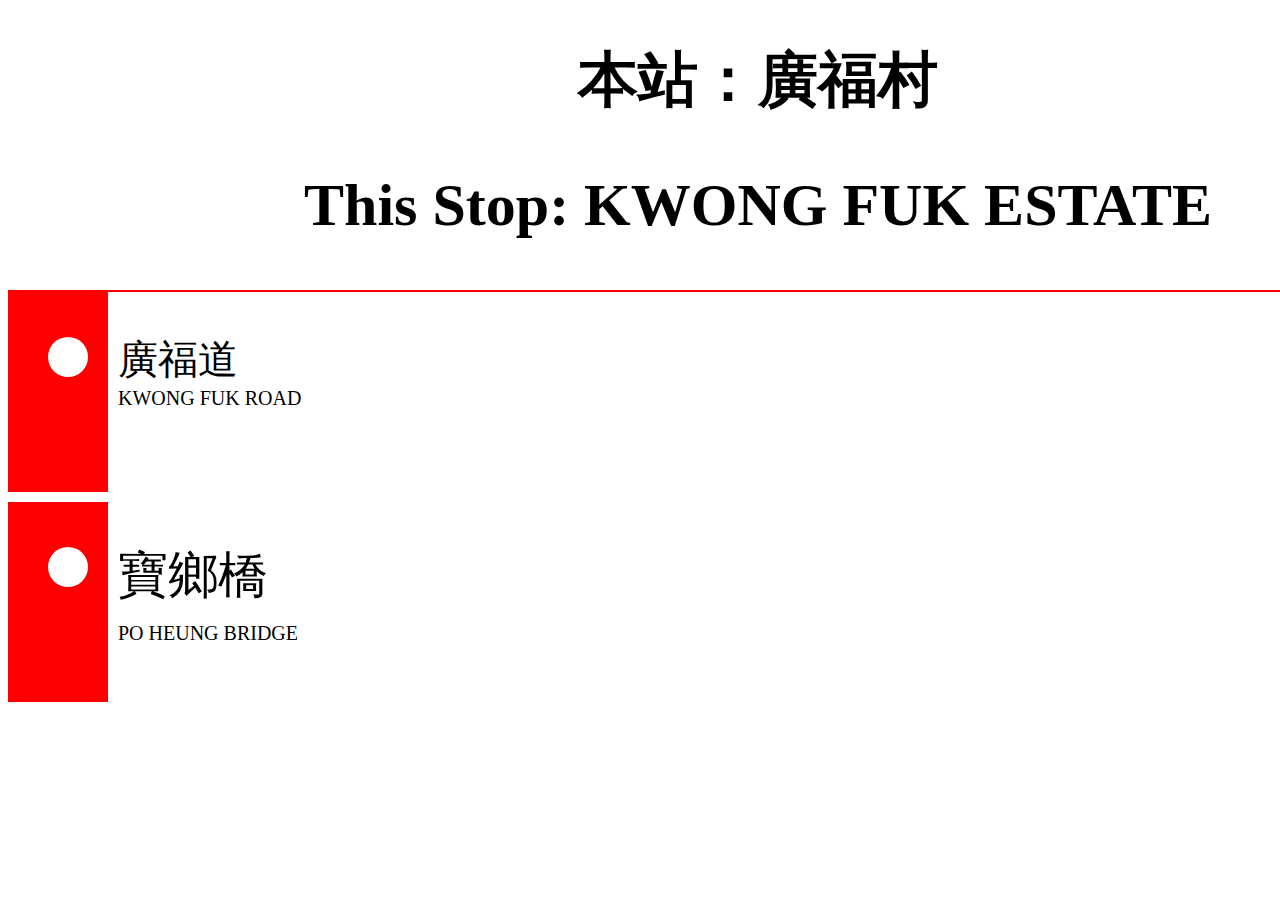
<file: bus.html>
<!DOCTYPE html>
      <html>
        <head>
        <meta charset=UTF-8>
         <title>巴士站</title>
       <link rel="stylesheet" href="bus_style.css">
        </head>
       
        <body>
       
     
        <header>
          <h1>本站：廣福村</h1>
          <h2>This Stop: KWONG FUK ESTATE</h2>
        </header>

        

        <div class="page">
        <div class="rectangle"></div>
        <div class="white-circle"></div>
        <P class="name">廣福道</P>
        <P class="English_name">KWONG FUK ROAD</P>
        </div>
        
        
        <div class="page_2">
        <div class="rectangle_2"></div>
        <div class="white-circle"></div>
          <p class="bridge">寶鄉橋</p>
          <P class="English_bridge">PO HEUNG BRIDGE</P>
         </div>

        </body>
      </html>
</file>
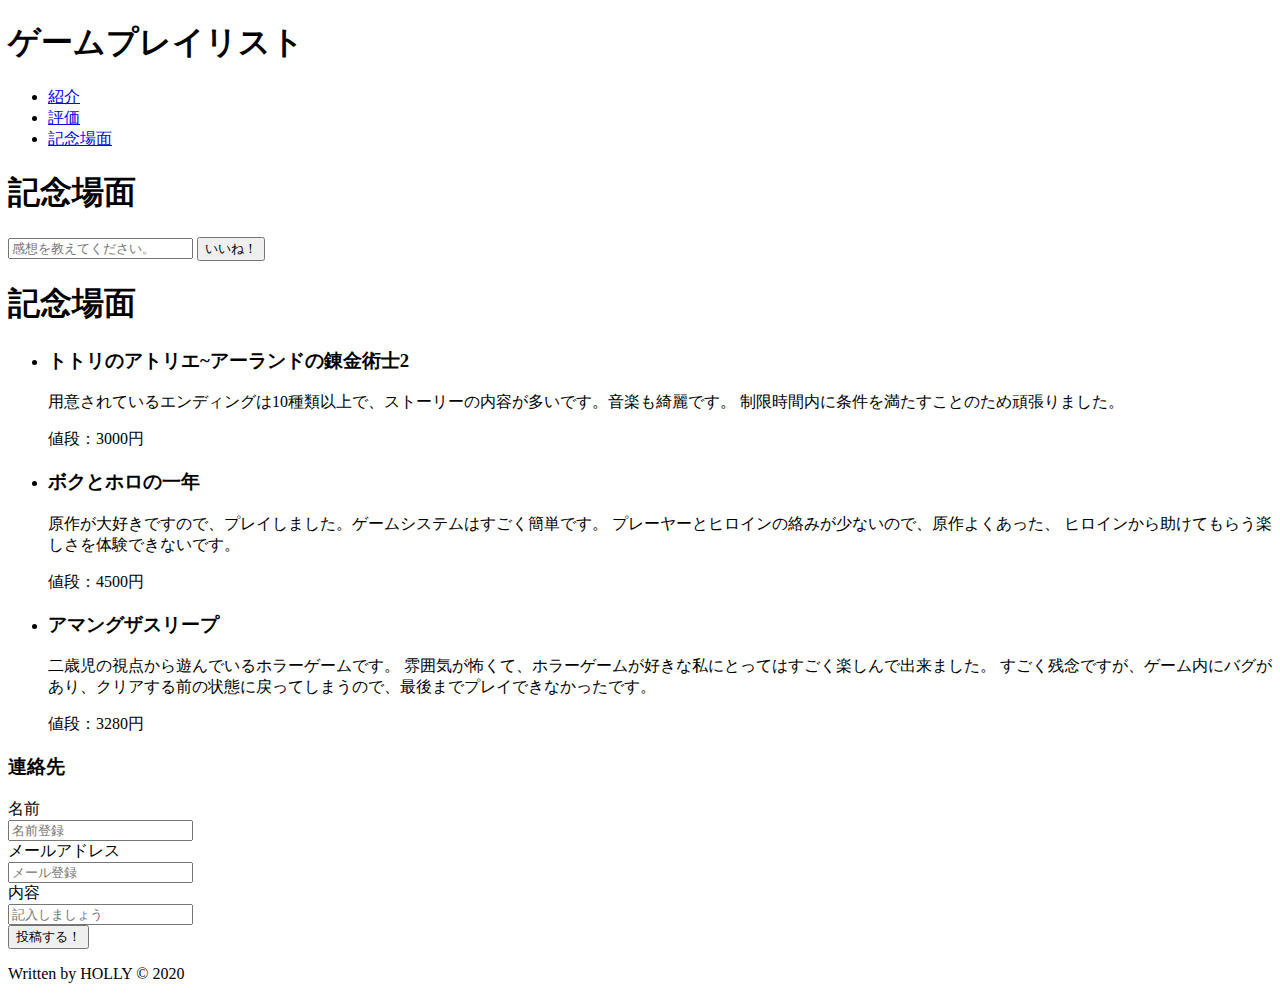
<file: kento.html>
<!DOCTYPE html>
<html>
<head>
<meta charset=UTF-8>
<title>記念場面</title>
<link rel="stylesheet" href="C:\Users\HOLLY\Desktop\style.css">
</head>
<body>
    <header>
   <div class="container">
    <div id="branding">
    <h1><span class="highlight">ゲーム</span>プレイリスト</h1>
    </div>
    <nav>
     <ul> 
        <li><a href="C:\Users\HOLLY\Desktop\doraemon.html">紹介</a></li>
        <li  class="current"><a href="C:\Users\HOLLY\Desktop\webpage.html">評価</a></li>
        <li><a href="C:\Users\HOLLY\Desktop\kento.html">記念場面</a></li>
        
    
     </ul>   
    </nav>
    </header>
  
    <section id="newsletter">
    <div class="container">
        <h1>記念場面</h1>
        <form>
            <input type="email" placeholder="感想を教えてください。">
            <button type="sumbit"class="button_1">いいね！</button>
    
        </form>
    </div>
    </section>
    
    <section id="main">
        <div class="container">
        <article id="main-col">
            <h1 class="page-title">記念場面</h1>
            <ul id=kento>
            <li>
                <h3>トトリのアトリエ~アーランドの錬金術士2</h3>
                <p>用意されているエンディングは10種類以上で、ストーリーの内容が多いです。音楽も綺麗です。
                    制限時間内に条件を満たすことのため頑張りました。</p>
                    <p>値段：3000円</p>
            </li>
            <li>
                <h3>ボクとホロの一年</h3>
                <p>原作が大好きですので、プレイしました。ゲームシステムはすごく簡単です。
                    プレーヤーとヒロインの絡みが少ないので、原作よくあった、
                    ヒロインから助けてもらう楽しさを体験できないです。</p>
                    <p>値段：4500円</p>
            </li>
            <li>
                <h3>アマングザスリープ</h3>
                <p>二歳児の視点から遊んでいるホラーゲームです。
                    雰囲気が怖くて、ホラーゲームが好きな私にとってはすごく楽しんで出来ました。
                    すごく残念ですが、ゲーム内にバグがあり、クリアする前の状態に戻ってしまうので、最後までプレイできなかったです。
                    </p>
                    <p>値段：3280円</p>
            </li>


            </ul>

            
        </article>  
        <aside id="sidebar">
            <div class="dark">
        <h3>連絡先</h3>
        <form class="quote">
            <div>
            <label>名前</label><br>
            <input type="名前入力" placeholder="名前登録">
            </div>
            <div>
            <label>メールアドレス</label><br>
            <input type="メール" placeholder="メール登録">
            </div>
            <div>
            <label>内容</label><br>
            <input type="内容入力" placeholder="記入しましょう">
            </div>
            <button class="button_1" type="submit">投稿する！</button>
        
    
        </form>
       
        
        </div>
        </aside>
        </div>

    </section>
<footer>
    <p>Written by HOLLY &copy; 2020</p>
</footer>
    
</body>
</html>
</file>
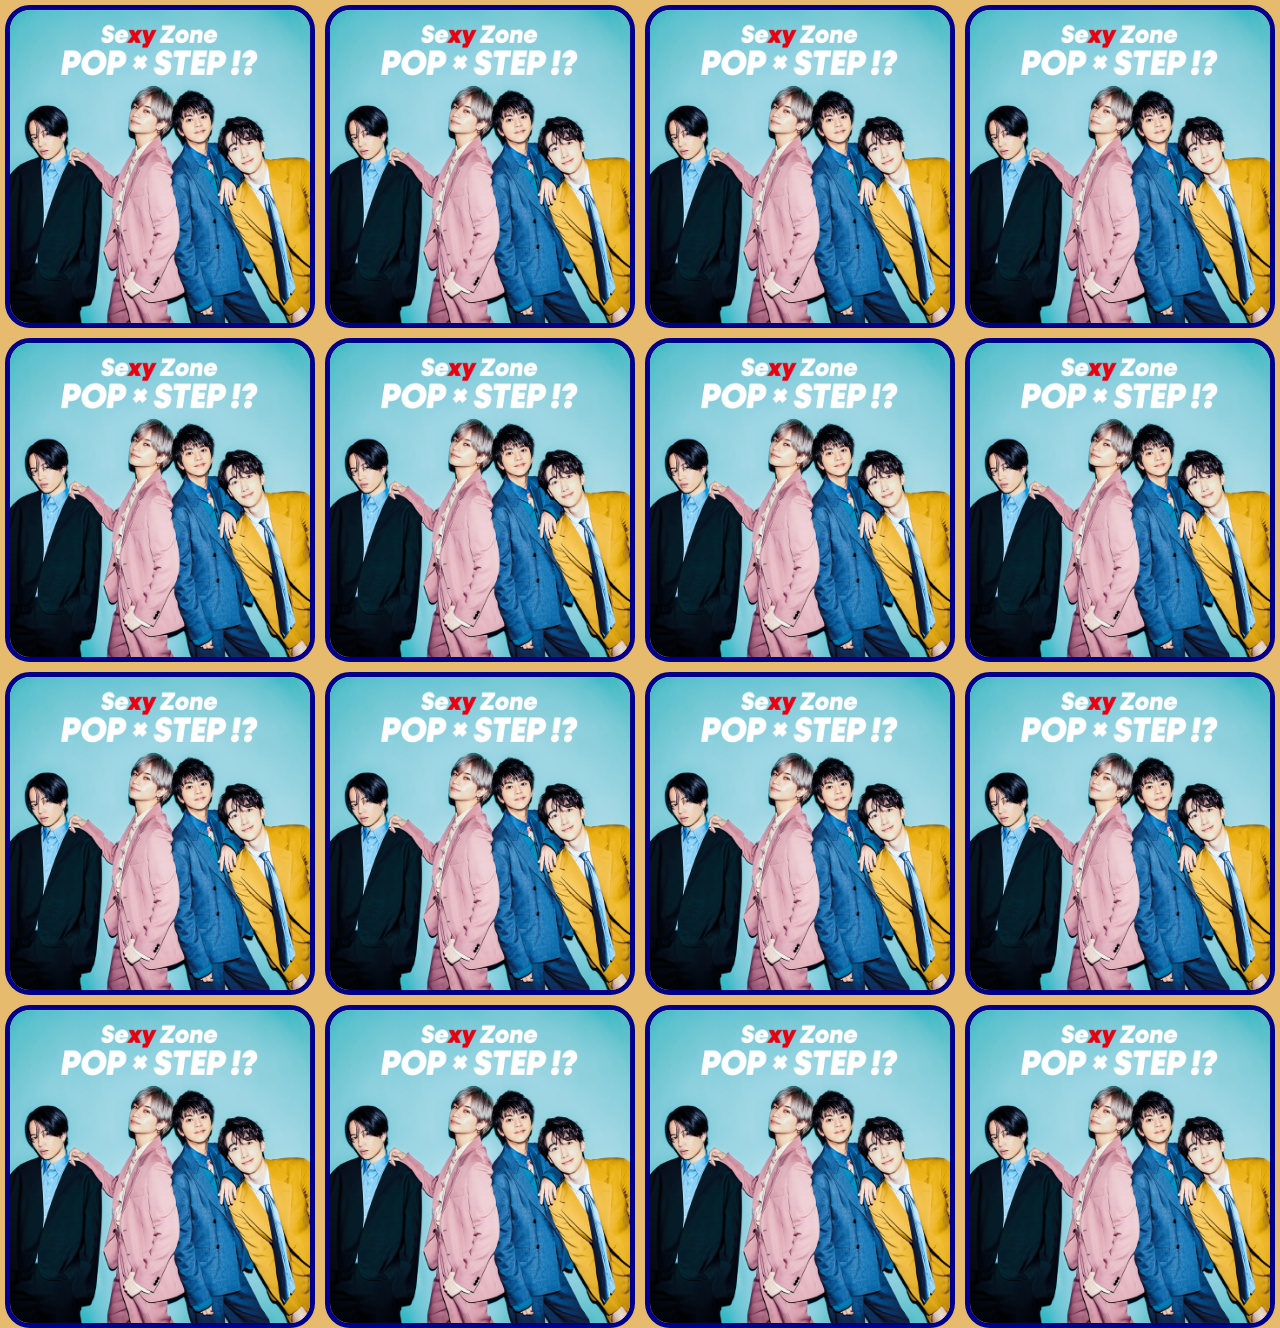
<file: media.html>
<!DOCTYPE html>
<html lang="en" dir="ltr">

<head>
    <meta charset="UTF=8">
    <title>Memory GAME</title>
    <link rel="stylesheet" href="style_for_game.css">
    </link>

</head>

<body>
    <section class="memory-game">
        <div class="memory-card" data-framework="ice">
            <img class="front-face" src="kento1.jpg" alt="React">
            <img class="back-face" src="sexy.jpg" alt="kentokun">
        </div>

        <div class="memory-card"  data-framework="ice">
            <img class="front-face" src="kento1.jpg" alt="React">
            <img class="back-face" src="sexy.jpg" alt="kentokun">
        </div>

        <div class="memory-card"  data-framework="hot">
            <img class="front-face" src="kento2.jpg" alt="love">
            <img class="back-face" src="sexy.jpg" alt="kentokun">
        </div>

        <div class="memory-card"  data-framework="hot">
            <img class="front-face" src="kento2.jpg" alt="love">
            <img class="back-face" src="sexy.jpg" alt="kentokun">
        </div>
        <div class="memory-card"  data-framework="warm">
            <img class="front-face" src="kento3.jpg" alt="wonder">
            <img class="back-face" src="sexy.jpg" alt="kentokun">
        </div>
        
        <div class="memory-card"  data-framework="warm">
            <img class="front-face" src="kento3.jpg" alt="wonder">
            <img class="back-face" src="sexy.jpg" alt="kentokun">
        </div>

        <div class="memory-card" data-framework="dream">
            <img class="front-face" src="kento 4.jpg" alt="prince">
            <img class="back-face" src="sexy.jpg" alt="kentokun">
        </div>
        <div class="memory-card" data-framework="dream">
            <img class="front-face" src="kento 4.jpg" alt="prince">
            <img class="back-face" src="sexy.jpg" alt="kentokun">
        </div>
        <div class="memory-card" data-framework="bb">
            <img class="front-face" src="kento 5.jpg" alt="lady">
            <img class="back-face" src="sexy.jpg" alt="kentokun">
        </div>
        <div class="memory-card" data-framework="bb">
            <img class="front-face" src="kento 5.jpg" alt="lady">
            <img class="back-face" src="sexy.jpg" alt="kentokun">
        </div>
        <div class="memory-card" data-framework="cry">
            <img class="front-face" src="kento6.jpg" alt="diamond">
            <img class="back-face" src="sexy.jpg" alt="kentokun">
        </div>
        <div class="memory-card" data-framework="cry">
            <img class="front-face" src="kento6.jpg" alt="diamond">
            <img class="back-face" src="sexy.jpg" alt="kentokun">
        </div>
        <div class="memory-card" data-framework="smile">
            <img class="front-face" src="kento7.jpg" alt="fans">
            <img class="back-face" src="sexy.jpg" alt="kentokun">
        </div>
        <div class="memory-card" data-framework="smile">
            <img class="front-face" src="kento7.jpg" alt="fans">
            <img class="back-face" src="sexy.jpg" alt="kentokun">
        </div>
        <div class="memory-card"data-framework="apple">
            <img class="front-face" src="kento8.jpg" alt="fantasy">
            <img class="back-face" src="sexy.jpg" alt="kentokun">
        </div>
        <div class="memory-card"data-framework="apple">
            <img class="front-face" src="kento8.jpg" alt="fantasy">
            <img class="back-face" src="sexy.jpg" alt="kentokun">
        </div>



    </section>


<script src="apps.js"></script>
</body>

</html>
</file>
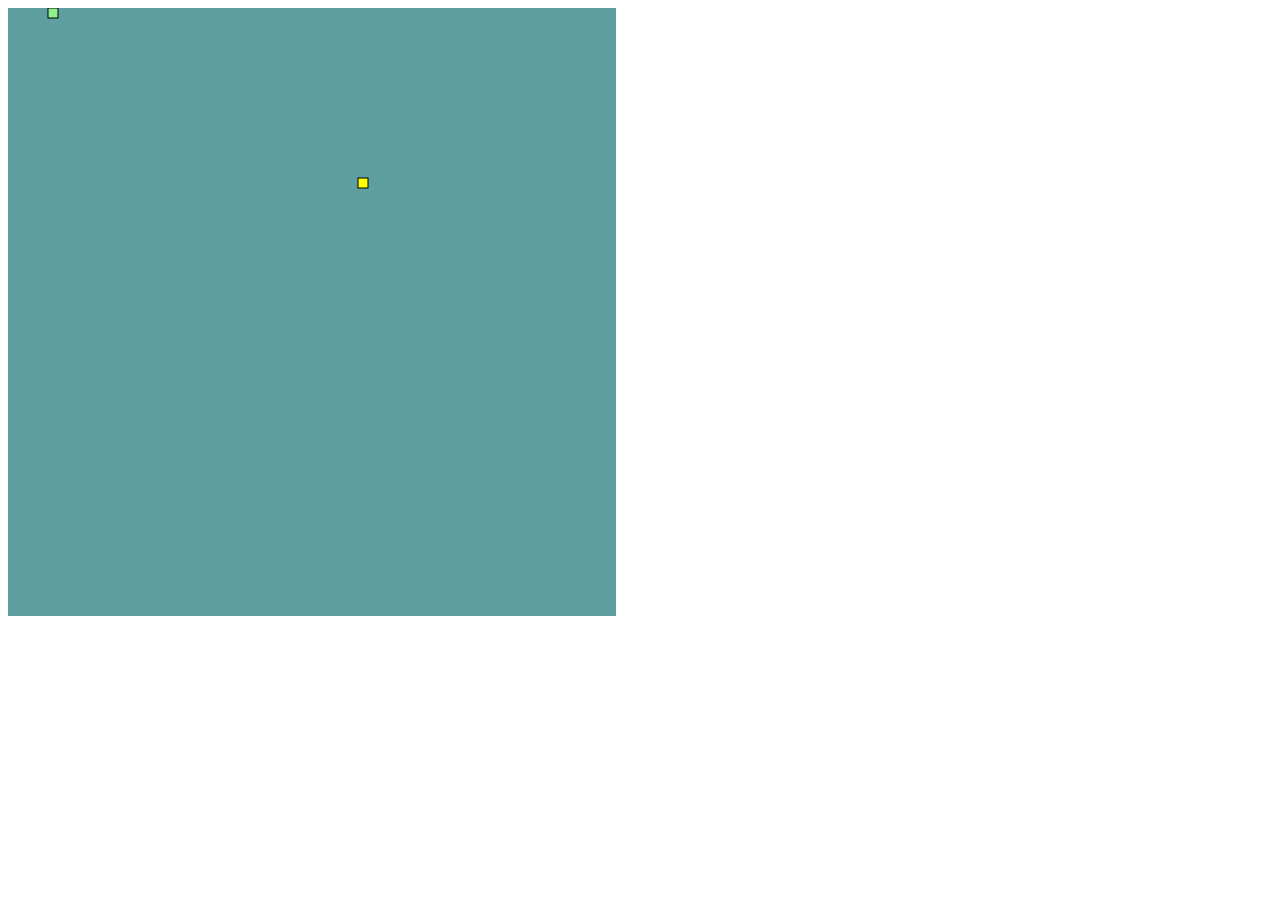
<file: WEB.html>
<!DOCTYPE html>
<html lang="en">
<head>
<meta charset="utf-8">
<title>Snake-game</title>
</head>
<body>
  <canvas id= "canvas" width="608" height="608" style="background-color: cadetblue;"></canvas>
  <div class="score"></div>
</body> 
     <script src="BASE.js" type="text/javascript"></script>
   <script src="WEB.js" type="text/javascript"></script>
   <script src="SNAKE.js" type="text/javascript"></script>
  </html>
</file>
<file: bus_style.css>
.page{
display: flex;
flex-direction: row;
justify-content: flex-start;
margin-bottom: 10px;
}

.page_2{
    display: flex;
    flex-direction: row;
    justify-content: flex-start;
    }


header{
        border-bottom:2px solid red;
        width: 1500px;
    }

h1{
    font-style: inherit;
    text-align:center;
    font-size: 60px;
    
}

h2{
    font-style: inherit;
    text-align:center;
    font-size: 60px;
}

.name{
    font-style: inherit;
    margin-bottom: 0px;
    font-size: 40px;
    margin-left: 20px;
}

.English_name{
    font-style: inherit;
    margin-top: 95px;
    font-size: 20px;
    margin-left: -120px;

}

.bridge{
    font-style: inherit;
    font-size: 50px;
    margin-left: 20px;
    margin-top: 40px;
}

.English_bridge{
    font-style: inherit;
    font-size: 20px;
    margin-top: 120px;
    margin-left: -150px;
}


.white-circle{
    width:40px;
    height:40px;
    border-radius: 40px;
    background-color:white;
    margin-left: -60px;
    margin-top: 45px;
    margin-right: 10px;
}

.rectangle{
  display: flex; 
  width: 100px;
  height: 200px;
  background: red;
} 
.rectangle_2{
    display: flex; 
    width: 100px;
    height: 200px;
    background: red;
}
</file>
<file: style_for_game.css>
* {
    padding: 0;
    margin: 0;
    box-sizing: border-box;
   }
   
   body{
   height: 100vh;
   display: flex;  
   background-color: rgb(230, 187, 109);
   
   }

.memory-game{
    width: 1300px;
    height: 1000px;
    margin: auto;
    display: flex;
    flex-wrap: wrap;
    perspective: 1000px;
}

.memory-card{
width: calc(25% - 10px);
height: calc(33.333% - 10px);
margin: 5px;
position: relative;
transform: scale(1);
transform-style: preserve-3d;
transition: transform .5s;
}

.memory-card:active{
    transform: scale(.97);
    transition: transform .2s;
}

.memory-card.flip{
transform: rotateY(180deg);

}

.front-face,
.back-face{
    width: 100%;
    height: 100%;
    padding: 0px;
    position: absolute;
    border-radius: 25px;
    border-color: darkblue;
    border-width: 5px;
    border-style: solid;
    backface-visibility: hidden;
}
  
.front-face{
   transform:rotateY(180deg);
}
</file>
